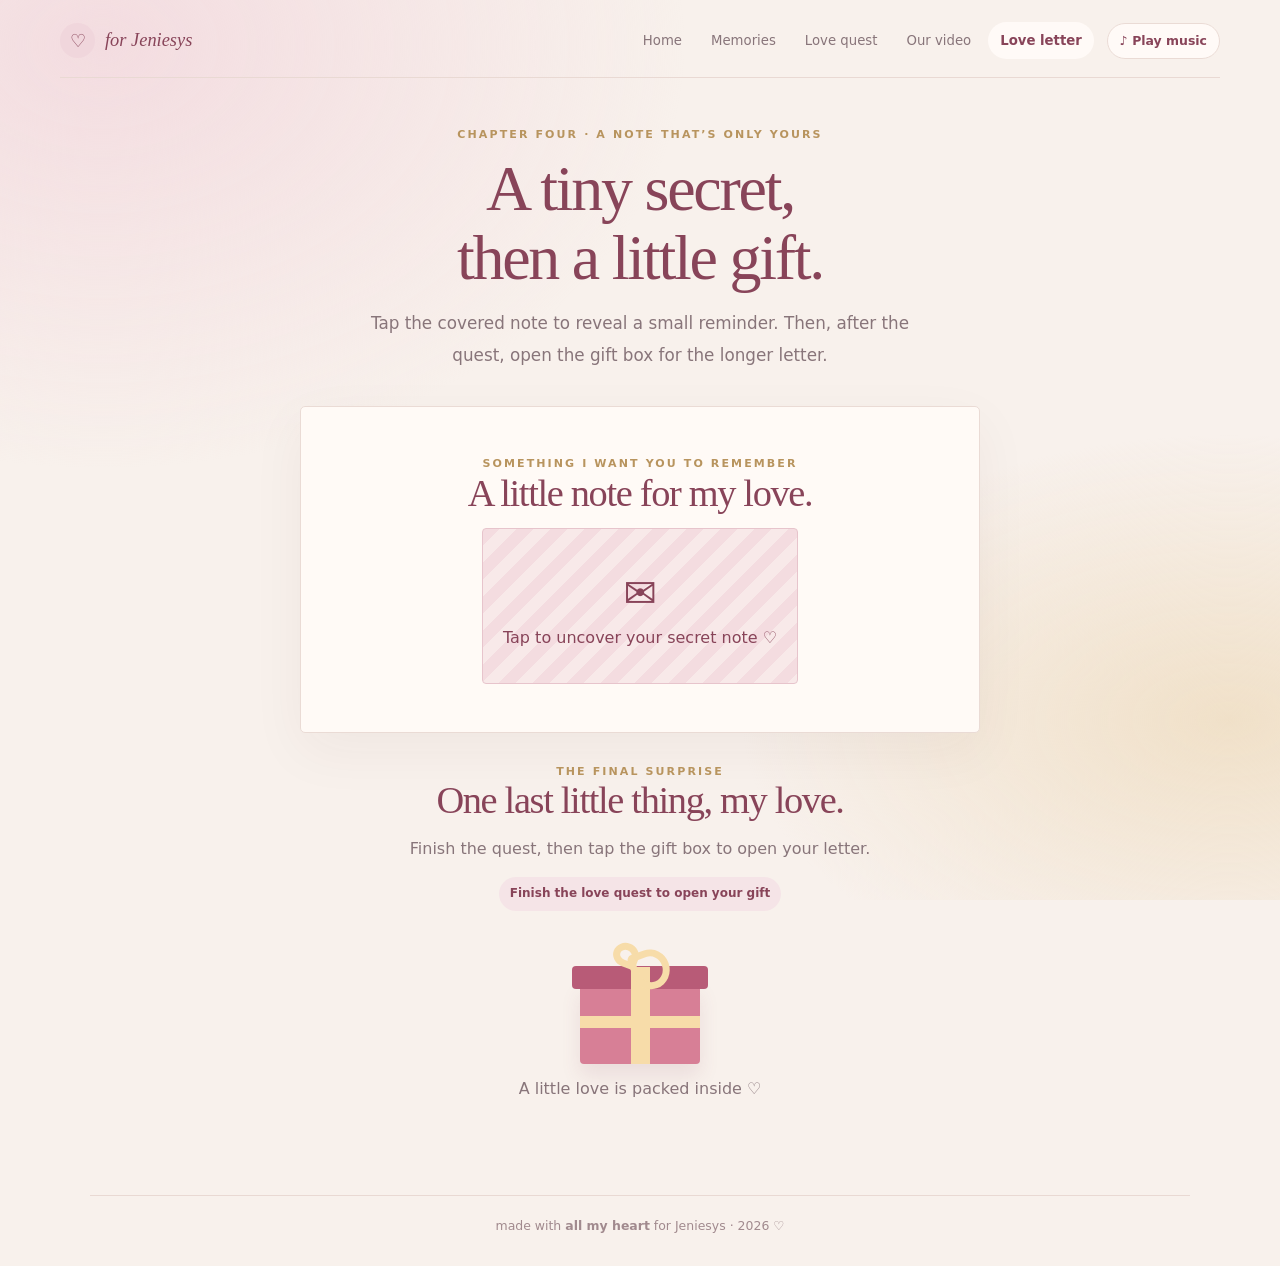
<file: letter.html>
<!doctype html><html lang="en"><head><meta charset="utf-8"><meta name="viewport" content="width=device-width,initial-scale=1"><meta name="theme-color" content="#f8f1ec"><title>Your Little Gift ♡ — Jeniesys</title><link rel="stylesheet" href="style.css"></head><body><div class="background-glow"></div><header class="site-header"><a class="brand" href="index.html"><span class="brand-mark">♡</span> for Jeniesys</a><nav class="nav" aria-label="Main navigation"><a href="index.html">Home</a><a href="memories.html">Memories</a><a href="quest.html">Love quest</a><a href="video.html">Our video</a><a href="letter.html" aria-current="page">Love letter</a><button class="music-btn" id="musicToggle" type="button" aria-label="Toggle background music">♪ Play music</button></nav></header><main class="page"><div class="page-intro"><div class="eyebrow">chapter four · a note that’s only yours</div><h2>A tiny secret,<br>then a little gift.</h2><p class="lead">Tap the covered note to reveal a small reminder. Then, after the quest, open the gift box for the longer letter.</p></div><section class="secret-card card"><div class="eyebrow">something I want you to remember</div><h3>A little note for my love.</h3><button class="scratch-cover" id="revealNote" type="button"><span class="big">✉️</span>Tap to uncover your secret note ♡</button><div class="secret-message" id="secretMessage">You don’t have to do anything extraordinary to be special to me. I’m happy to have you in my life, and I hope you feel loved in the little moments, too. ♡</div></section><section class="gift-area"><div class="eyebrow">the final surprise</div><h3>One last little thing, my love.</h3><p class="muted">Finish the quest, then tap the gift box to open your letter.</p><span class="badge" id="giftBadge">Finish the love quest to open your gift</span><div class="gift-box" id="giftBox" role="button" tabindex="0" aria-label="Open the gift box"><div class="gift-lid"></div><div class="gift-body"></div><div class="gift-ribbon-v"></div><div class="gift-ribbon-h"></div><div class="gift-bow"></div></div><p class="muted" id="giftHint">A little love is packed inside ♡</p><article class="love-letter card hidden" id="loveLetter"><div class="eyebrow" style="text-align:center">quest complete · heart unlocked</div><h3>Happy Monthsary, my Jeniesys. ♡</h3><p>Hi, my love. 🥹❤️</p><p>If I could fold all the love I have for you into this little page and hand it to you like a letter, I would. It still wouldn’t hold everything, but I hope it gives you a small glimpse of what you mean to me.</p><p>Thank you for the memories we already share and for the little moments we haven’t made yet. I don’t expect us to be perfect. I hope we keep learning each other, listening with patience, being honest, apologizing when we need to, and showing our love through the small things we do.</p><p>I want more random laughs, more photos we’ll look at later, more silly conversations, and more days where we remind each other that we’re on the same team. When life gets busy or a day doesn’t go the way we hoped, I hope we still make room for kindness, understanding, and a little extra patience.</p><p>And if you ever wonder whether you’re special to me, let this be your reminder: you are. Not because every moment is perfect, but because you’re you. Thank you for being part of my life, Jeniesys. I’m grateful for this chapter with you and excited for the pages we’ll write next.</p><p class="sign">With all my heart, today and in all our little tomorrows. ♡</p><div class="actions" style="justify-content:center"><button class="btn btn-primary" id="replay">Play our little story again ↻</button></div></article></section></main><footer class="site-footer">made with <b>all my heart</b> for Jeniesys · <span id="year"></span> ♡</footer><div id="toast" class="toast" role="status" aria-live="polite"></div><script src="app.js"></script></body></html>
</file>
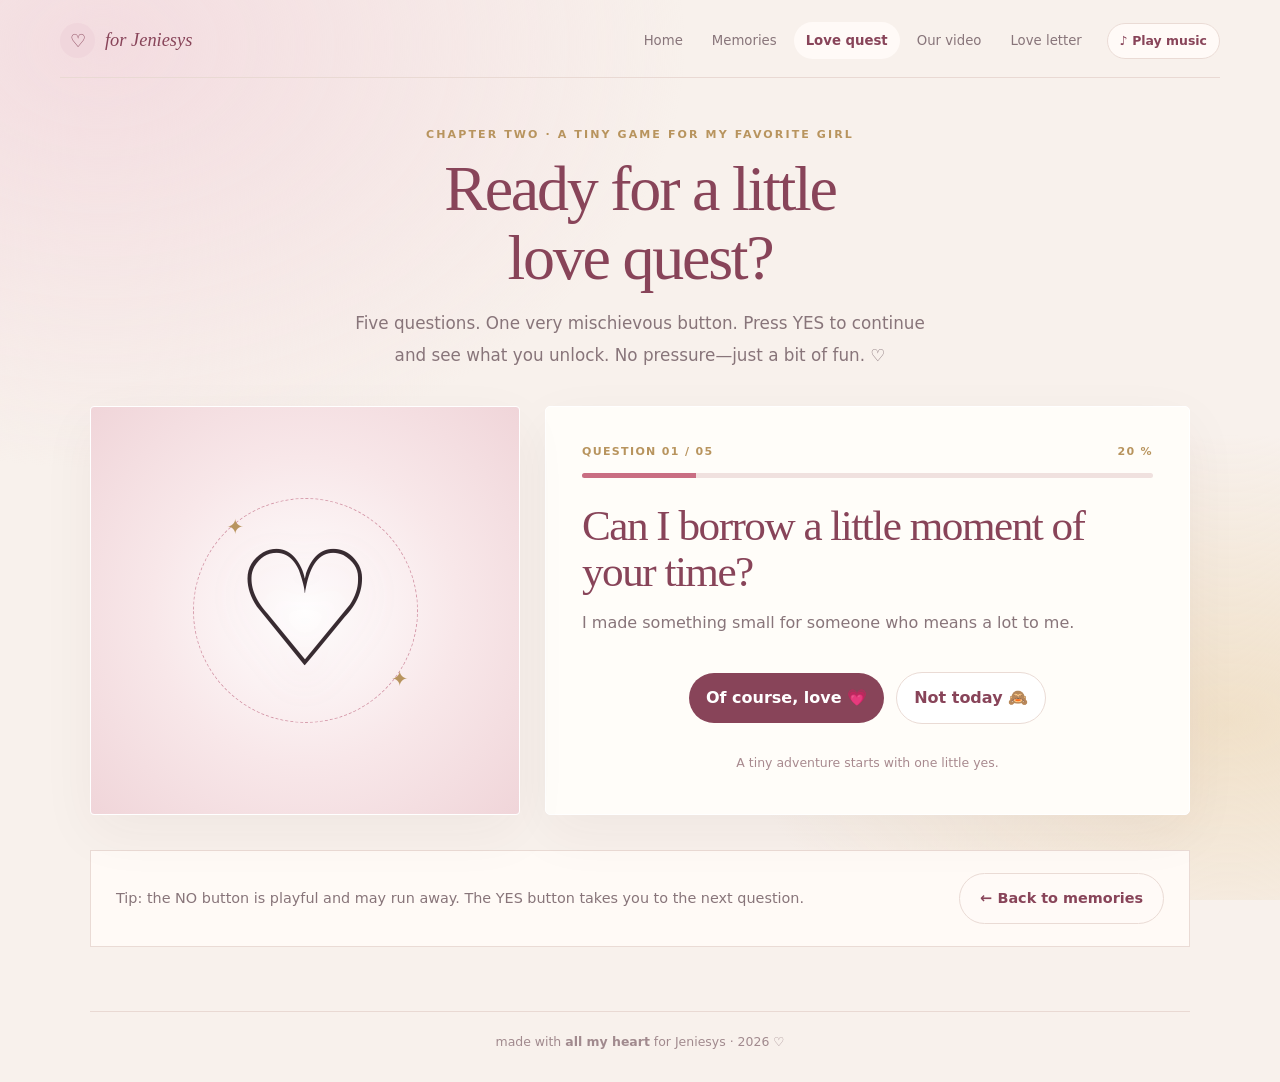
<file: quest.html>
<!doctype html><html lang="en"><head><meta charset="utf-8"><meta name="viewport" content="width=device-width,initial-scale=1"><meta name="theme-color" content="#f8f1ec"><title>The Love Quest ♡ — Jeniesys</title><link rel="stylesheet" href="style.css"></head><body><div class="background-glow"></div><header class="site-header"><a class="brand" href="index.html"><span class="brand-mark">♡</span> for Jeniesys</a><nav class="nav" aria-label="Main navigation"><a href="index.html">Home</a><a href="memories.html">Memories</a><a href="quest.html" aria-current="page">Love quest</a><a href="video.html">Our video</a><a href="letter.html">Love letter</a><button class="music-btn" id="musicToggle" type="button" aria-label="Toggle background music">♪ Play music</button></nav></header><main class="page"><div class="page-intro"><div class="eyebrow">chapter two · a tiny game for my favorite girl</div><h2>Ready for a little<br>love quest?</h2><p class="lead">Five questions. One very mischievous button. Press YES to continue and see what you unlock. No pressure—just a bit of fun. ♡</p></div><section class="quest-layout"><div class="quest-art card"><div class="orbit"></div><div class="heart-art">♡</div></div><div class="quest-card card" id="questCard"><div class="progress-row"><span id="questStep">QUESTION 01 / 05</span><span id="questPercent">20%</span></div><div class="progress-track"><div class="progress-fill" id="progressFill"></div></div><h3 class="question" id="question">Can I borrow a little moment of your time?</h3><p class="muted" id="questionDetail">I made something small for someone who means a lot to me.</p><div class="answer-area" id="answerArea"><button class="answer-yes" id="yesButton">Of course, love 💗</button><button class="answer-no" id="noButton">Not today 🙈</button></div><p class="hint" id="questHint">A tiny adventure starts with one little yes.</p></div><div class="success card hidden" id="questSuccess"><div class="emoji">🎉💗✨</div><h3>You unlocked the surprises!</h3><p>Good job, my love. Your video and final letter are waiting on their own pages.</p><div class="actions" style="justify-content:center"><a class="btn btn-primary" href="video.html">See our video →</a><a class="btn btn-soft" href="letter.html">Find your gift</a></div></div></section><div class="home-bottom"><p>Tip: the NO button is playful and may run away. The YES button takes you to the next question.</p><a class="btn btn-soft" href="memories.html">← Back to memories</a></div></main><footer class="site-footer">made with <b>all my heart</b> for Jeniesys · <span id="year"></span> ♡</footer><div id="toast" class="toast" role="status" aria-live="polite"></div><script src="app.js"></script></body></html>
</file>
<file: style.css>
:root{--bg:#f8f1ec;--paper:#fffdf9;--ink:#382b31;--muted:#88757a;--rose:#c96e83;--rose-dark:#884459;--blush:#f3dce0;--line:#eadbd5;--gold:#b8945e;--shadow:0 18px 55px #4c29300d;--serif:Georgia,'Times New Roman',serif;--sans:Inter,ui-rounded,'Trebuchet MS',system-ui,sans-serif}*{box-sizing:border-box}html{scroll-behavior:smooth}body{margin:0;background:var(--bg);color:var(--ink);font-family:var(--sans);line-height:1.6;min-height:100vh}button,a{font:inherit}button{cursor:pointer}a{color:inherit;text-decoration:none}button:focus-visible,a:focus-visible{outline:3px solid var(--gold);outline-offset:4px}.background-glow{position:fixed;inset:0;z-index:-1;pointer-events:none;background:radial-gradient(ellipse at 8% 5%,#f3dce0 0,transparent 35%),radial-gradient(ellipse at 96% 80%,#f0e0c8 0,transparent 28%)}.site-header{width:min(1160px,92%);margin:auto;padding:22px 0 18px;display:flex;align-items:center;justify-content:space-between;gap:22px;border-bottom:1px solid #e9d9d3}.brand{display:flex;align-items:center;gap:10px;font:italic 1.15rem var(--serif);color:var(--rose-dark);white-space:nowrap}.brand-mark{width:35px;height:35px;border-radius:50%;display:grid;place-items:center;background:#f0d6dc;font-style:normal}.nav{display:flex;align-items:center;gap:5px;flex-wrap:wrap;justify-content:flex-end}.nav a{padding:8px 12px;border-radius:999px;font-size:.83rem;color:var(--muted);transition:.2s}.nav a:hover,.nav a[aria-current=page]{background:#fffaf7;color:var(--rose-dark)}.nav a[aria-current=page]{font-weight:750}.page{width:min(1100px,92%);margin:0 auto;padding:48px 0 64px}.eyebrow{text-transform:uppercase;letter-spacing:.19em;font-size:.69rem;font-weight:800;color:var(--gold)}h1,h2,h3,p{margin-top:0}h1,h2,h3{font-family:var(--serif);font-weight:500;letter-spacing:-.035em;color:var(--rose-dark);line-height:1.08}h1{font-size:clamp(3rem,7vw,5.6rem);margin:14px 0 20px}h2{font-size:clamp(2.4rem,5vw,4.2rem);margin:10px 0 16px}h3{font-size:clamp(1.8rem,3vw,2.6rem);margin-bottom:14px}.lead{font-size:1.05rem;line-height:1.9;color:var(--muted);max-width:570px}.muted{color:var(--muted)}.btn{display:inline-flex;align-items:center;justify-content:center;gap:9px;padding:13px 20px;border-radius:999px;border:1px solid transparent;font-weight:750;font-size:.9rem;transition:transform .2s,box-shadow .2s,background .2s}.btn:hover{transform:translateY(-2px)}.btn-primary{background:var(--rose-dark);color:white;box-shadow:0 9px 22px #88445924}.btn-primary:hover{box-shadow:0 13px 28px #88445930}.btn-soft{background:#fffaf7;border-color:var(--line);color:var(--rose-dark)}.actions{display:flex;gap:11px;flex-wrap:wrap;margin-top:24px}.card{background:var(--paper);border:1px solid #fff;box-shadow:var(--shadow);border-radius:5px}.home-grid{display:grid;grid-template-columns:1.08fr .92fr;gap:30px;align-items:center}.home-copy{padding:28px 0}.home-copy .signature{font:italic 1.2rem var(--serif);color:var(--rose);margin-top:20px}.home-photo-card{padding:15px 15px 45px;transform:rotate(1deg);position:relative}.home-photo-card img{width:100%;height:clamp(320px,42vw,490px);object-fit:cover;display:block;background:var(--blush)}.photo-label{position:absolute;bottom:12px;left:15px;right:15px;text-align:center;font:italic 1rem var(--serif);color:var(--rose-dark)}.home-stamp{position:absolute;top:20px;right:20px;width:76px;height:76px;display:grid;place-items:center;text-align:center;border-radius:50%;background:#fff6e7;color:var(--rose-dark);font:italic .88rem var(--serif);transform:rotate(10deg);box-shadow:0 5px 18px #5a30300c}.home-bottom{margin-top:35px;padding:22px 25px;display:flex;align-items:center;justify-content:space-between;gap:20px;background:#fffaf6;border:1px solid var(--line)}.home-bottom p{margin:0;color:var(--muted);font-size:.9rem}.page-intro{text-align:center;max-width:720px;margin:0 auto 34px}.page-intro .lead{margin:0 auto}.section-card{padding:clamp(22px,4vw,40px)}.gallery-layout{display:grid;grid-template-columns:minmax(0,1fr) 270px;gap:28px;align-items:center}.gallery-stage{background:#fff;padding:12px 12px 48px;box-shadow:0 14px 38px #4c29300e;position:relative;transform:rotate(-.35deg)}.gallery-stage img{width:100%;height:clamp(300px,48vw,520px);display:block;object-fit:cover;background:var(--blush)}.gallery-caption{position:absolute;bottom:12px;left:15px;right:15px;text-align:center;color:var(--rose-dark);font:italic 1.12rem var(--serif)}.gallery-side{padding:8px 0}.gallery-side p{color:var(--muted);line-height:1.85}.gallery-controls{display:flex;align-items:center;gap:12px;margin-top:22px}.round-btn{width:43px;height:43px;border:1px solid var(--line);border-radius:50%;background:#fffaf7;color:var(--rose-dark);font-size:1.25rem}.gallery-count{font-size:.8rem;color:var(--muted);font-weight:700}.dots{display:flex;gap:8px;margin-top:17px}.dot{width:8px;height:8px;border:0;padding:0;border-radius:50%;background:#e8cbd0}.dot.active{background:var(--rose-dark);transform:scale(1.3)}.memory-note{margin-top:25px;padding:20px 22px;background:#fff8f3;border-left:3px solid var(--gold);font:italic 1.1rem/1.7 var(--serif);color:#795766}.quest-layout{display:grid;grid-template-columns:.8fr 1.2fr;gap:25px;align-items:stretch}.quest-art{min-height:340px;border-radius:4px;display:grid;place-items:center;position:relative;overflow:hidden;background:radial-gradient(circle,#fff 0,#f8e7e9 52%,#f0d5d9 100%)}.heart-art{font-size:clamp(7rem,15vw,10rem);filter:drop-shadow(0 15px 18px #c96e8330);animation:pulse 2.7s ease-in-out infinite}.orbit{position:absolute;width:225px;height:225px;border:1px dashed #d59aaa;border-radius:50%;animation:spin 30s linear infinite}.orbit:before,.orbit:after{content:'✦';position:absolute;color:var(--gold);font-size:1.3rem}.orbit:before{top:12px;left:33px}.orbit:after{bottom:25px;right:8px}.quest-card{padding:clamp(22px,4vw,36px)}.progress-row{display:flex;justify-content:space-between;gap:12px;color:var(--gold);font-size:.69rem;text-transform:uppercase;letter-spacing:.12em;font-weight:800}.progress-track{height:5px;background:#f0e1df;border-radius:99px;overflow:hidden;margin:12px 0 25px}.progress-fill{height:100%;width:20%;background:var(--rose);transition:width .3s}.question{font-size:clamp(1.8rem,3.7vw,2.7rem)}.answer-area{min-height:85px;position:relative;display:flex;align-items:center;justify-content:center;gap:12px;flex-wrap:wrap;margin-top:20px;padding:8px}.answer-yes,.answer-no{min-width:130px;border:0;border-radius:999px;padding:12px 17px;font-weight:750;transition:transform .18s}.answer-yes{background:var(--rose-dark);color:#fff}.answer-no{background:#fff;border:1px solid var(--line);color:var(--rose-dark);position:relative}.hint{min-height:25px;text-align:center;font-size:.78rem;color:#a88a8f;margin:12px 0 0}.success{padding:25px 15px;text-align:center;background:#fff7f5;border-radius:5px}.success .emoji{font-size:2.7rem}.video-layout{display:grid;grid-template-columns:.7fr 1.3fr;gap:30px;align-items:center}.video-frame{padding:9px;background:#32232a;border-radius:9px;box-shadow:var(--shadow)}video{width:100%;display:block;aspect-ratio:16/9;object-fit:contain;background:#21171b;border-radius:5px}.video-placeholder{padding:20px;color:#fff0f4;text-align:center;font-size:.88rem}.locked-panel{padding:25px;border:1px dashed #dfbdc4;background:#fff9f6;border-radius:5px;text-align:center}.badge{display:inline-block;padding:7px 11px;border-radius:99px;background:#f5e4e7;color:var(--rose-dark);font-size:.75rem;font-weight:800}.secret-card{max-width:680px;margin:auto;padding:clamp(25px,5vw,48px);text-align:center;background:#fffaf6;border:1px solid var(--line);box-shadow:var(--shadow)}.scratch-cover{padding:32px 20px;background:repeating-linear-gradient(135deg,#f4dce0,#f4dce0 12px,#f8e9e9 12px,#f8e9e9 24px);border:1px solid #e7c4cc;border-radius:4px;color:var(--rose-dark);cursor:pointer}.scratch-cover .big{display:block;font-size:2.5rem}.secret-message{display:none;margin-top:22px;padding:20px;background:#fff;border:1px dashed #d7b7bd;font:italic 1.2rem/1.8 var(--serif);color:var(--rose-dark)}.secret-message.show{display:block;animation:fadeup .45s both}.gift-area{text-align:center;margin:30px auto}.gift-box{width:150px;height:125px;position:relative;margin:28px auto 12px;cursor:pointer;outline:none;transition:transform .2s}.gift-box:hover{transform:translateY(-4px)}.gift-body{position:absolute;left:15px;right:15px;bottom:0;height:82px;background:#d77f96;border-radius:4px;box-shadow:0 12px 20px #8844591c}.gift-lid{position:absolute;z-index:2;left:7px;right:7px;top:27px;height:23px;background:#b85b77;border-radius:4px;transform-origin:left;transition:transform .6s}.gift-ribbon-v{position:absolute;z-index:3;width:19px;top:28px;bottom:0;left:calc(50% - 9.5px);background:#f7dca9}.gift-ribbon-h{position:absolute;z-index:3;left:15px;right:15px;bottom:36px;height:12px;background:#f7dca9}.gift-bow{position:absolute;z-index:4;top:4px;left:48px;width:26px;height:24px;border:7px solid #f7dca9;border-radius:70% 70% 20% 70%;transform:rotate(20deg)}.gift-bow:after{content:'';position:absolute;width:26px;height:24px;border:7px solid #f7dca9;border-radius:70% 70% 70% 20%;left:14px;top:-9px;transform:rotate(50deg)}.gift-box.open .gift-lid{transform:translate(-7px,-25px) rotate(-24deg)}.love-letter{display:none;max-width:740px;margin:28px auto 0;padding:clamp(26px,5vw,50px);background:#fffdf8;border:1px solid var(--line);box-shadow:var(--shadow);text-align:left}.love-letter.show{display:block;animation:fadeup .6s both}.love-letter h3{text-align:center}.love-letter p{line-height:1.95;color:#6f5a61}.love-letter .sign{text-align:right;font:italic 1.25rem var(--serif);color:var(--rose-dark);margin-top:28px}.site-footer{width:min(1100px,92%);margin:auto;padding:20px 0 30px;border-top:1px solid #e9d9d3;text-align:center;font-size:.78rem;color:#a18a8e}.float-photo{position:fixed;bottom:-100px;z-index:8;pointer-events:none;overflow:hidden;transform:rotate(45deg);border-radius:8px 8px 8px 0;animation:floatup linear forwards;box-shadow:0 5px 18px #88445925}.float-photo:before{content:'';position:absolute;width:100%;height:100%;top:-50%;left:0;background:inherit;border-radius:50%}.float-photo:after{content:'';position:absolute;width:100%;height:100%;top:0;left:-50%;background:inherit;border-radius:50%}.float-photo img{position:absolute;inset:0;width:100%;height:100%;object-fit:cover;transform:rotate(-45deg) scale(.88);border-radius:50%;z-index:2}.float-video{pointer-events:auto;display:block;background:#f3dce0;cursor:pointer;isolation:isolate}.float-video video{position:absolute;inset:0;width:100%;height:100%;object-fit:cover;aspect-ratio:auto;transform:rotate(-45deg) scale(.88);border-radius:50%;z-index:2;background:#f3dce0}.float-play{position:absolute;z-index:4;left:50%;top:50%;transform:translate(-50%,-50%) rotate(-45deg);width:23px;height:23px;border-radius:50%;display:grid;place-items:center;padding-left:2px;background:#fffdf0e8;color:#884459;font-size:10px;box-shadow:0 2px 8px #382b3155;pointer-events:none}.video-heart-fallback{position:absolute;z-index:4;inset:0;display:grid;place-items:center;color:#884459;font-size:17px;transform:rotate(-45deg)}.float-video:hover{filter:brightness(1.08);box-shadow:0 8px 22px #88445945}.toast{position:fixed;left:50%;bottom:22px;transform:translate(-50%,20px);opacity:0;pointer-events:none;background:#432d38;color:#fff;padding:11px 17px;border-radius:999px;font-size:.85rem;z-index:99;transition:.25s;max-width:90%;text-align:center}.toast.show{opacity:1;transform:translate(-50%,0)}.hidden{display:none!important}@keyframes floatup{to{transform:translateY(-115vh) rotate(405deg);opacity:0}}@keyframes pulse{50%{transform:scale(1.07)}}@keyframes spin{to{transform:rotate(360deg)}}@keyframes fadeup{from{opacity:0;transform:translateY(12px)}to{opacity:1;transform:none}}@media(max-width:800px){.site-header{align-items:flex-start;flex-direction:column}.nav{justify-content:flex-start;margin-left:-8px}.home-grid,.gallery-layout,.quest-layout,.video-layout{grid-template-columns:1fr}.home-copy{padding:5px 0 10px}.home-photo-card{max-width:600px;width:100%;margin:auto}.home-bottom{align-items:flex-start;flex-direction:column}.gallery-side{padding:0}.gallery-stage img{height:clamp(260px,70vw,470px)}.quest-art{min-height:230px}.heart-art{font-size:7rem}.orbit{width:190px;height:190px}}@media(max-width:480px){.page{padding:32px 0 45px}.site-header{padding-top:16px}.brand{font-size:1rem}.nav{gap:1px}.nav a{font-size:.77rem;padding:7px 9px}.home-copy h1{font-size:3.2rem}.home-photo-card img{height:340px}.section-card{padding:20px}.gallery-controls{justify-content:center}.answer-yes,.answer-no{min-width:120px}.quest-card{padding:22px 17px}.site-footer{line-height:1.8}}@media(prefers-reduced-motion:reduce){*,*:before,*:after{scroll-behavior:auto!important;animation-duration:.01ms!important;animation-iteration-count:1!important;transition-duration:.01ms!important}}

/* Music toggle */
.music-btn{
  margin-left:8px;
  padding:7px 12px;
  border-radius:999px;
  border:1px solid var(--line);
  background:#fffaf7;
  color:var(--rose-dark);
  font-size:.78rem;
  font-weight:700;
  white-space:nowrap;
  transition:.2s;
}
.music-btn:hover{
  background:var(--blush);
  transform:translateY(-1px);
}
@media(max-width:480px){
  .music-btn{font-size:.72rem;padding:6px 9px;margin-left:2px}
}
</file>
